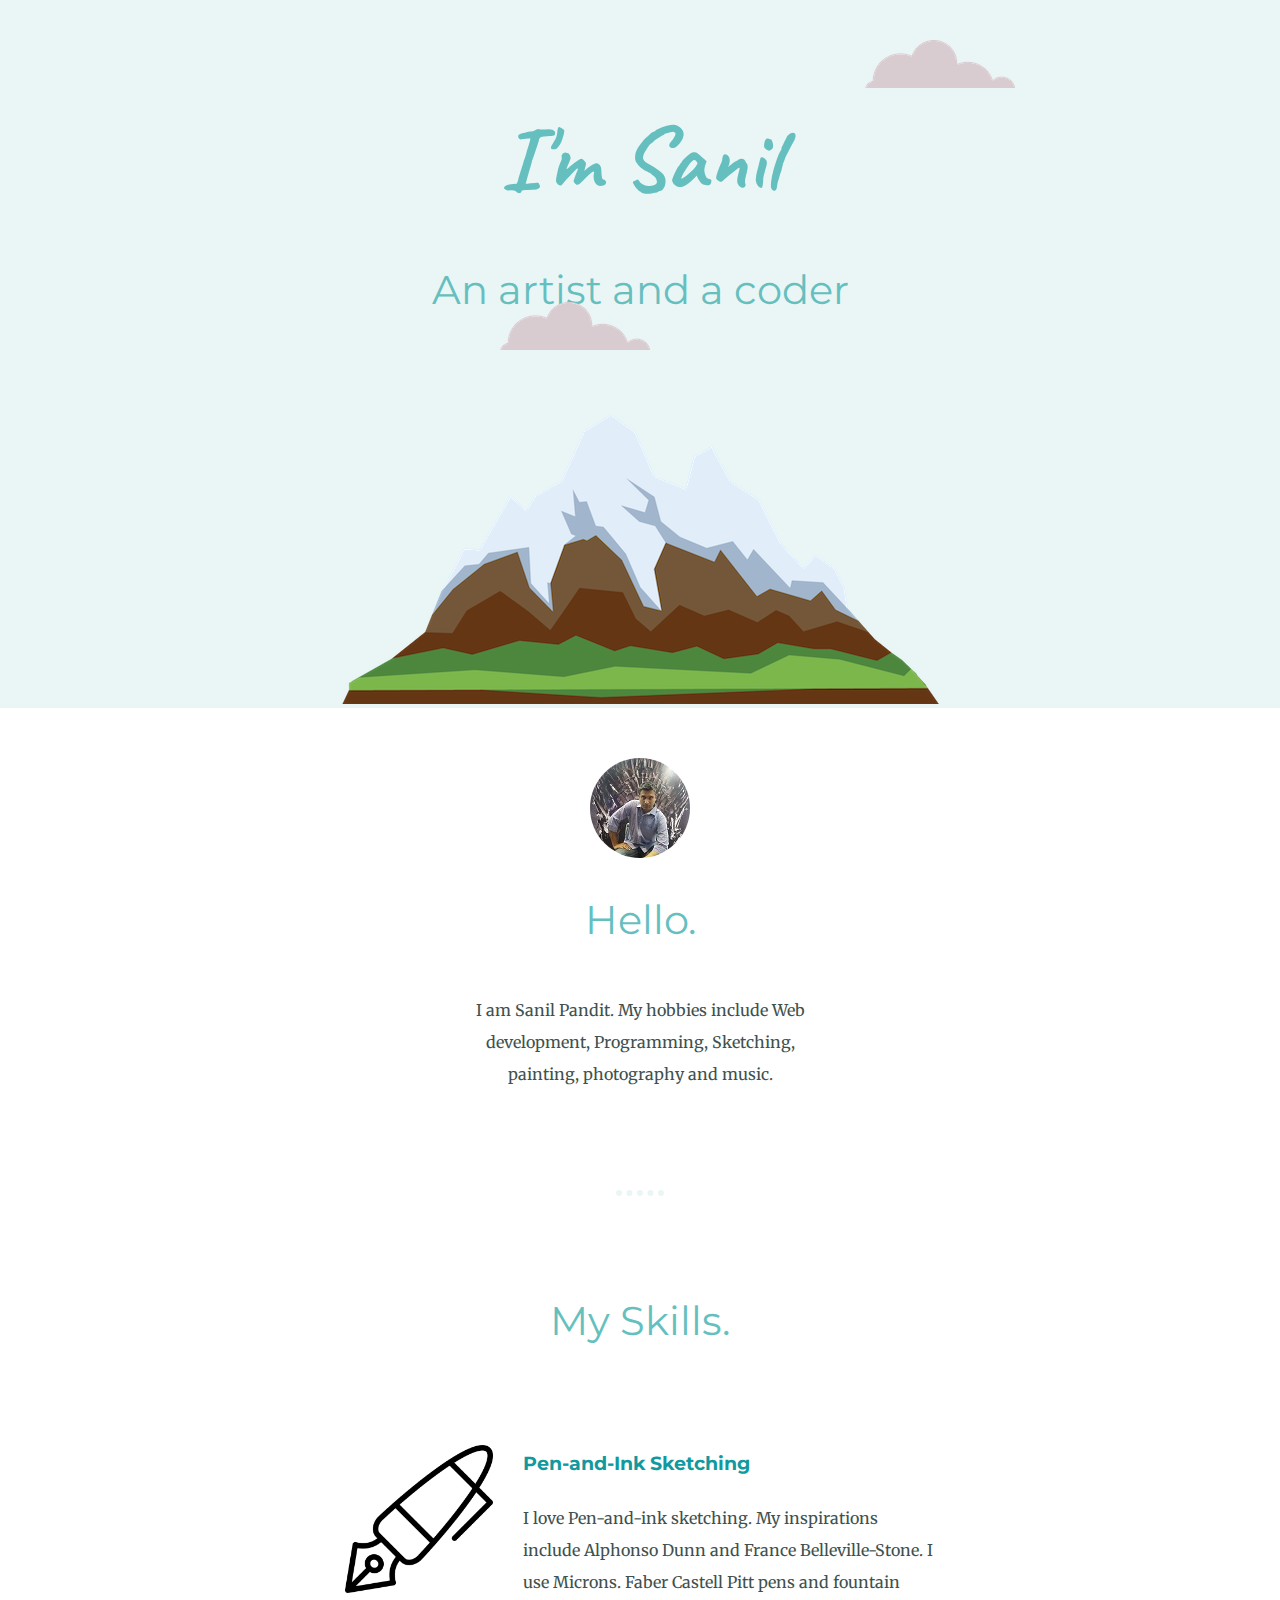
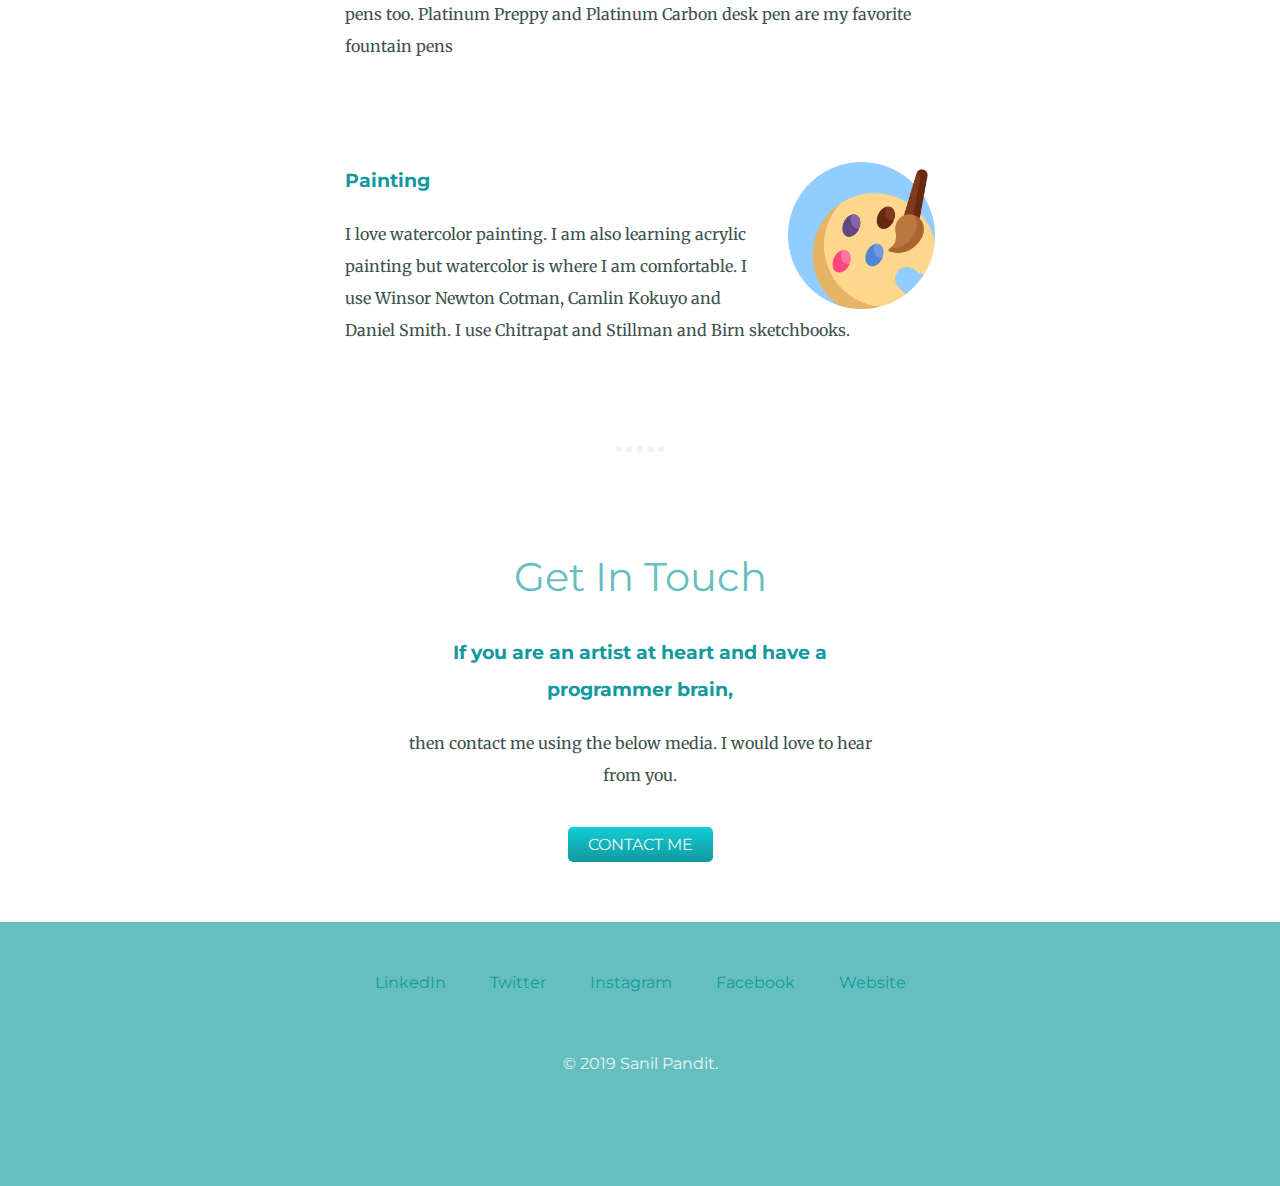
<file: index.html>
<!DOCTYPE html>
<html lang="en" dir="ltr">

<head>
  <meta charset="utf-8">
  <title>Sanil Pandit</title>
  <link rel="stylesheet" href="css/styles.css">
  <link rel="icon" href="favicon.ico">
  <link href="https://fonts.googleapis.com/css?family=Caveat|Merriweather|Montserrat&display=swap" rel="stylesheet">
</head>

<body>
  <div class="top-container">
    <img class="top-cloud" src="images/cloud.png" alt="cloud-image">
    <h1>I'm Sanil</h1>
    <h2>An artist and a coder</h2>
    <img class="bottom-cloud" src="images/cloud.png" alt="cloud-image">
    <img src="images/mountain.png" alt="mountain-image">
  </div>
  <div class="middle-container">
    <div class="profile">
      <img class="sanil-img" src="images/sanil_pp.jpg" alt="sanil_profile_pic">
      <h2>Hello.</h2>
      <p class="desc">I am Sanil Pandit. My hobbies include Web development, Programming, Sketching, painting, photography and music.</p>
    </div>
    <hr>
    <div class="skills">
      <h2>My Skills.</h2>
      <div class="skill-row">
        <img class="sketching" src="images/pen.png" alt="sketching-img">
        <h3>Pen-and-Ink Sketching</h3>
        <p>I love Pen-and-ink sketching. My inspirations include Alphonso Dunn and France Belleville-Stone. I use Microns. Faber Castell Pitt pens and fountain pens too.
          Platinum Preppy and Platinum Carbon desk pen are my favorite fountain pens</p>
      </div>
      <div class="skill-row">
        <img class="painting" src="images/palette.png" alt="painting-img">
        <h3>Painting</h3>
        <p>I love watercolor painting. I am also learning acrylic painting but watercolor is where I am comfortable. I use Winsor Newton Cotman, Camlin Kokuyo and Daniel Smith.
          I use Chitrapat and Stillman and Birn sketchbooks.</p>
      </div>
    </div>
    <hr>
    <div class="contact-me">
      <h2>Get In Touch</h2>
      <h3>If you are an artist at heart and have a programmer brain,</h3>
      <p>then contact me using the below media. I would love to hear from you.</p>
      <br>
      <a class="btn" href="mailto:sanil.pandit@gmail.com">CONTACT ME</a>
    </div>
  </div>


  <div class="bottom-container">
    <a class="footer-link" href="https://www.linkedin.com/in/sanil-pandit-4057304/">LinkedIn</a>
    <a class="footer-link" href="https://twitter.com/sanilp">Twitter</a>
    <a class="footer-link" href="https://www.instagram.com/sanilpandit/">Instagram</a>
    <a class="footer-link" href="https://www.facebook.com/sanil.pandit">Facebook</a>
    <a class="footer-link" href="https://sanilpandit.github.io/cv/">Website</a>

    <p id="footer-cr">© 2019 Sanil Pandit.</p>
  </div>

</body>

</html>
</file>
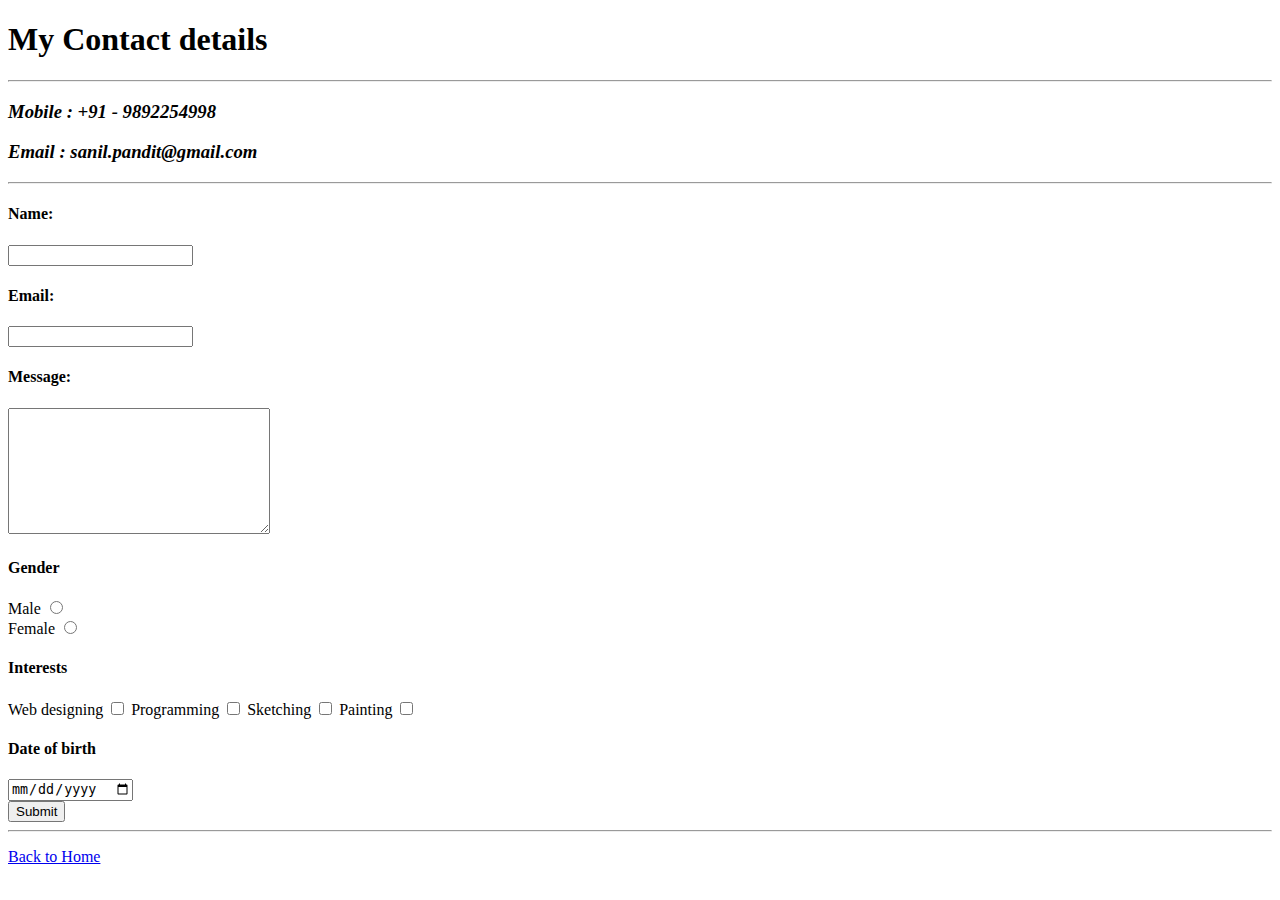
<file: contact.html>
<!DOCTYPE html>
<html lang="en" dir="ltr">

<head>
  <meta charset="utf-8">
  <title>Contact details</title>
</head>

<body>
  <p>
    <h1>My Contact details</h1>
    <hr>
    <p>
      <h3><em>Mobile : +91 - 9892254998</em></h3>
      <p>
        <h3><em>Email : sanil.pandit@gmail.com</em></h3>

<hr>
        <form action="mailto:sanil.pandit@gmail.com?subject=Feedback" method="post" enctype="text/plain">
          <label><h4>Name:</h4></label>
          <input type="text" name="Name">
          <label><h4>Email:</h4></label>
          <input type="email" name="Email">
          <label><h4>Message:</h4></label>
          <textarea name="Message" rows="8" cols="30"></textarea>
          <br>
          <label>
            <h4>Gender</h4>
          </label>
          <label>Male</label>
          <input type="radio">
          <br>
          <label>Female</label>
          <input type="radio">

          <label>
            <h4>Interests</h4>
          </label>
          <label>Web designing</label>
          <input type="checkbox">
          <label>Programming</label>
          <input type="checkbox">
          <label>Sketching</label>
          <input type="checkbox">
          <label>Painting</label>
          <input type="checkbox">
          <label>
            <h4>Date of birth</h4>
            <input type="date" name="DOB" value="">
          </label>
          <br>
          <input type="submit" name="SubmitButton" value="Submit">
        </form>
        <hr>
        <p><a href="index.html">Back to Home</a>
</body>

</html>
</file>
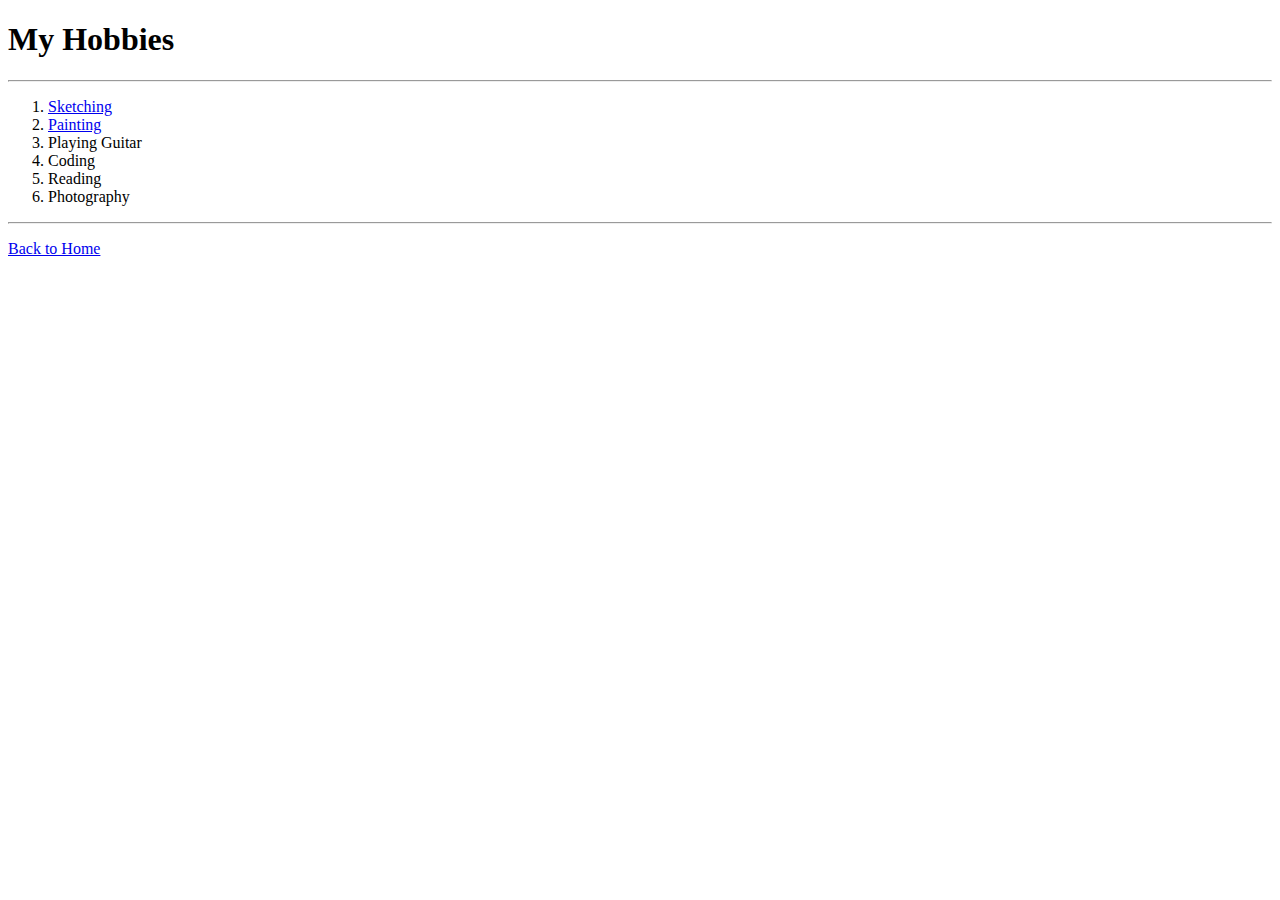
<file: hobbies.html>
<!DOCTYPE html>
<html lang="en" dir="ltr">

<head>
  <meta charset="utf-8">
  <title>My Hobbies</title>
</head>

<body>
  <h1>My Hobbies</h1>
  <hr>
  <ol>
    <li><a href="https://www.instagram.com/p/B4TBDlclxmo/?utm_source=ig_web_copy_link">Sketching</a></li>
    <li><a href="https://www.instagram.com/p/Bz5UxIvlpYq/?utm_source=ig_web_copy_link">Painting</a></li>
    <li>Playing Guitar</li>
    <li>Coding</li>
    <li>Reading</li>
    <li>Photography</li>
  </ol>
  <hr>
  <p><a href="index.html">Back to Home</a>
</body>

</html>
</file>
<file: css/styles.css>
body {
  margin: 0;
  text-align: center;
  font-family: 'Merriweather', serif;
  color: #40514E;
}

h1 {
  font-size: 5.625rem;
  margin: 50px auto;
  font-family: 'Caveat', cursive;
  color: #66BFBF;
}

h2 {
  font-family: 'Montserrat', sans-serif;
  font-size: 2.5rem;
  color: #66BFBF;
  font-weight: normal;
}

h3 {
  font-family: 'Montserrat', sans-serif;
  color: #11999E;
  line-height: 2
}

p {
  line-height: 2;
}

hr {
  color: #EAF6F6;
  border-style: dotted none none;
  border-width: 6px;
  width: 4%;
  margin: 100px auto;
}

.desc {
  width: 30%;
  margin: 50px auto;
}

.top-cloud {
  position: relative;
  left: 300px;
  top: 40px;
}

.bottom-cloud {
  position: absolute;
  left: 500px;
  bottom: 550px;
}

.sanil-img {
  border-radius: 100%
}

.sketching {
  width: 25%;
  float: left;
  margin-right: 30px;
}

.painting {
  width: 25%;
  float: right;
  margin-left: 30px;
}

.skill-row {
  width: 50%;
  margin: 100px auto;
  text-align: left;
  line-height: 2;
}

.top-container {
  background-color: #EAF6F6;
}

.middle-container {
  margin: 50px;
}

.bottom-container {
  background-color: #66BFBF;
  padding: 50px;
}

.btn {
  background: #66bfbf;
  background: linear-gradient(#11cdd4, #11999e);
  border-radius: 5px;
  padding: 8px 20px;
  color: #EAF6F6;
  display: inline-block;
  font-family: 'Montserrat', sans-serif;
  text-align: center;
  text-decoration: none;
}

.btn:hover {
  background-color: #4CAF50;
  color: white;
  transition-duration: 0.4s;
}

.contact-me {
  width: 40%;
  margin: 40px auto 60px;
}

.footer-link {
  padding: 20px;
  color: #11999E;
  text-decoration: none;
  font-family: 'Montserrat', sans-serif;
}

.footer-link:hover {
  color: #EAF6F6;
}

#footer-cr {
  color: #EAF6F6;
  padding: 40px;
  font-family: 'Montserrat', sans-serif;
}
</file>
